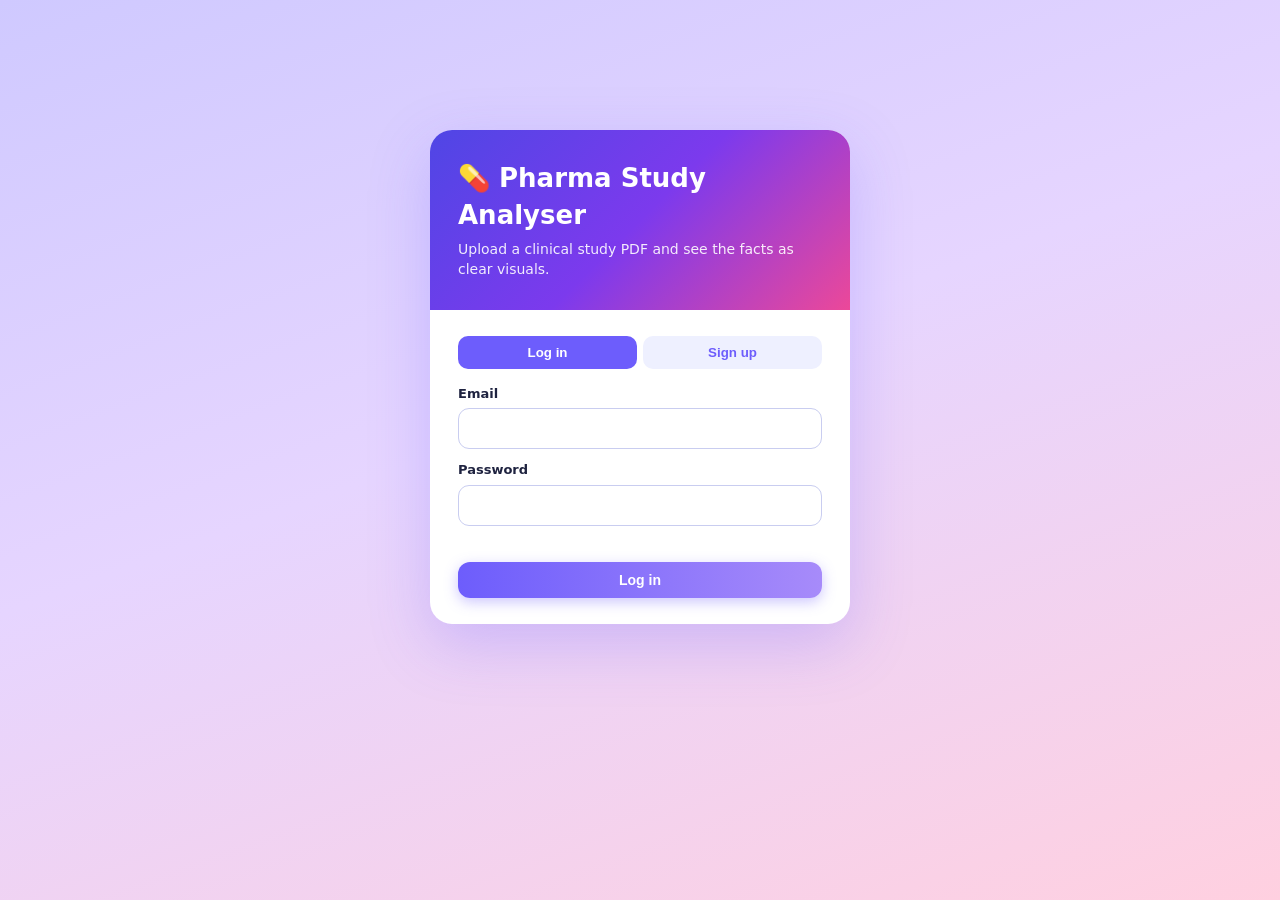
<file: frontend/index.html>
<!DOCTYPE html>
<html lang="en">
<head>
<meta charset="UTF-8">
<meta name="viewport" content="width=device-width, initial-scale=1">
<title>Pharma Study Analyser</title>
<link rel="stylesheet" href="style.css">
</head>
<body>
<header id="top" class="hidden">
  <div class="brand" onclick="go('home')"><span class="logo">💊</span> Pharma Study Analyser</div>
  <nav class="nav"><button class="btn ghost" onclick="go('home')">🏠 Studies</button><button class="btn ghost" onclick="go('marketing')">📣 Marketing</button><button class="btn ghost" onclick="go('medicine')">💊 Medicine</button></nav>
  <div class="who"><span id="whoami"></span><button class="btn ghost" onclick="logout()">Log out</button></div>
</header>
<main id="app"></main>
<div id="toast" class="toast hidden"></div>
<script src="app.js"></script>
</body>
</html>
</file>
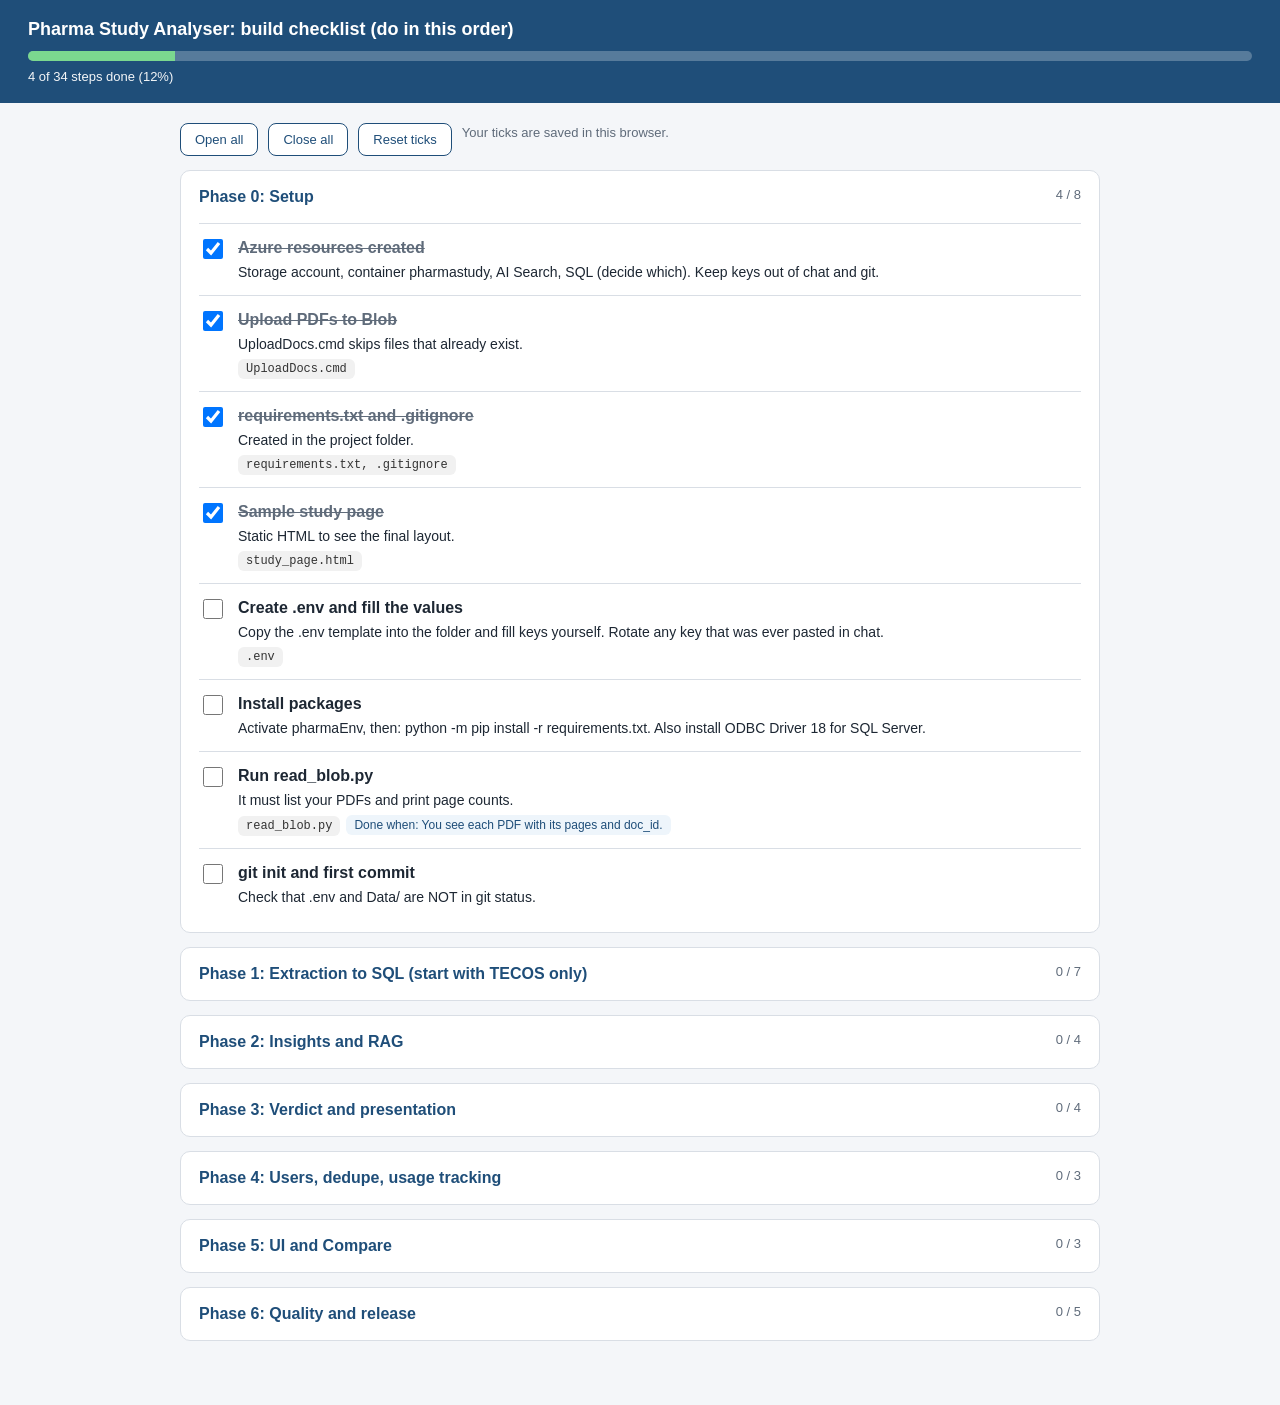
<file: Plan/build_checklist.html>
<!DOCTYPE html>
<html lang="en">
<head>
<meta charset="UTF-8">
<meta name="viewport" content="width=device-width, initial-scale=1">
<title>Pharma Study Analyser - Build checklist</title>
<style>
  :root { --navy:#1f4e79; --blue:#2e75b6; --bg:#f4f6f9; --line:#d9dee5; --text:#1d2733; --muted:#5f6b7a; --green:#2e7d32; }
  * { box-sizing: border-box; }
  body { margin:0; font-family: Segoe UI, Arial, sans-serif; background:var(--bg); color:var(--text); line-height:1.5; }
  header { background:var(--navy); color:#fff; padding:16px 28px; position:sticky; top:0; z-index:5; }
  header h1 { margin:0 0 8px; font-size:18px; }
  .bar { background:rgba(255,255,255,.25); border-radius:999px; height:10px; overflow:hidden; }
  .bar > div { background:#7bd88f; height:100%; width:0; transition:width .3s; }
  .count { font-size:13px; margin-top:6px; opacity:.95; }
  main { max-width:960px; margin:20px auto 60px; padding:0 20px; }
  details { background:#fff; border:1px solid var(--line); border-radius:10px; margin-bottom:14px; }
  summary { cursor:pointer; padding:14px 18px; font-weight:600; color:var(--navy); font-size:16px; list-style:none; display:flex; justify-content:space-between; }
  summary::-webkit-details-marker { display:none; }
  summary .ph { font-size:13px; color:var(--muted); font-weight:400; }
  .steps { padding:0 18px 12px; }
  .step { display:flex; gap:12px; padding:12px 0; border-top:1px solid var(--line); }
  .step input[type=checkbox] { width:20px; height:20px; margin-top:3px; flex:none; cursor:pointer; }
  .step .body { flex:1; }
  .step .t { font-weight:600; }
  .step.done .t { text-decoration:line-through; color:var(--muted); }
  .step .d { font-size:14px; color:var(--text); margin-top:2px; }
  .tag { display:inline-block; font-size:12px; background:#eef5fb; color:var(--navy); border-radius:6px; padding:1px 8px; margin:4px 6px 0 0; }
  .tag.file { background:#f1f1f1; color:#333; font-family: Consolas, monospace; }
  .tag.done { background:#e3f3e5; color:var(--green); }
  .tools { margin:14px 0; display:flex; gap:10px; }
  button { font:inherit; cursor:pointer; border:1px solid var(--navy); background:#fff; color:var(--navy); padding:6px 14px; border-radius:8px; font-size:13px; }
  .note { font-size:13px; color:var(--muted); }
</style>
</head>
<body>
<header>
  <h1>Pharma Study Analyser: build checklist (do in this order)</h1>
  <div class="bar"><div id="fill"></div></div>
  <div class="count" id="count"></div>
</header>

<main>
  <div class="tools">
    <button onclick="openAll(true)">Open all</button>
    <button onclick="openAll(false)">Close all</button>
    <button onclick="resetAll()">Reset ticks</button>
    <span class="note">Your ticks are saved in this browser.</span>
  </div>
  <div id="root"></div>
</main>

<script>
// done: true = already finished (pre-ticked). Edit this list as the project grows.
const PHASES = [
  { title: "Phase 0: Setup", steps: [
    { id: "az", done: true, t: "Azure resources created", d: "Storage account, container pharmastudy, AI Search, SQL (decide which). Keep keys out of chat and git.", file: "" },
    { id: "upload", done: true, t: "Upload PDFs to Blob", d: "UploadDocs.cmd skips files that already exist.", file: "UploadDocs.cmd" },
    { id: "req", done: true, t: "requirements.txt and .gitignore", d: "Created in the project folder.", file: "requirements.txt, .gitignore" },
    { id: "ui", done: true, t: "Sample study page", d: "Static HTML to see the final layout.", file: "study_page.html" },
    { id: "env", t: "Create .env and fill the values", d: "Copy the .env template into the folder and fill keys yourself. Rotate any key that was ever pasted in chat.", file: ".env" },
    { id: "pip", t: "Install packages", d: "Activate pharmaEnv, then: python -m pip install -r requirements.txt. Also install ODBC Driver 18 for SQL Server.", file: "" },
    { id: "blob", t: "Run read_blob.py", d: "It must list your PDFs and print page counts.", file: "read_blob.py", done_when: "You see each PDF with its pages and doc_id." },
    { id: "git", t: "git init and first commit", d: "Check that .env and Data/ are NOT in git status.", file: "" }
  ]},
  { title: "Phase 1: Extraction to SQL (start with TECOS only)", steps: [
    { id: "schema", t: "Write the extraction schema (Pydantic)", d: "Study header, arms, endpoints, results, subgroups, safety. Every value has source_page and 'Not reported' option.", file: "schema.py" },
    { id: "ddl", t: "Write the Azure SQL tables (DDL)", d: "documents, user_documents, studies, study_arms, endpoints, endpoint_results, subgroup_results, safety_events, insights, usage_events, model_prices.", file: "sql/create_tables.sql" },
    { id: "db", t: "Create tables and test a connection", d: "Use SQLAlchemy + pyodbc with the .env values. Insert one dummy row and read it back.", file: "db.py" },
    { id: "extract", t: "Extraction function", d: "Pages from read_blob.py go to ChatOpenAI with structured output. Return the Pydantic object.", file: "extract.py" },
    { id: "valid", t: "Validators", d: "Effect inside CI, percent = events / N, arms add up to total. A failed check sets a review flag, it does not stop saving.", file: "validators.py" },
    { id: "save", t: "Save extracted facts to SQL", d: "Use doc_id (SHA-256) so the same PDF is never processed twice.", file: "save.py" },
    { id: "tecos", t: "Check TECOS against the paper", d: "Compare every extracted field to the PDF by hand. Fix prompt or schema. This becomes your first golden example.", file: "golden/tecos.json", done_when: "All fields match or are flagged." }
  ]},
  { title: "Phase 2: Insights and RAG", steps: [
    { id: "chunk", t: "Chunk the PDF (parent-child) with metadata", d: "Keep doc_id, study_id and page in each chunk.", file: "chunking.py" },
    { id: "embed", t: "Embed and push chunks to Azure AI Search", d: "Create the index with vector + text fields and a doc_id filter.", file: "index_search.py" },
    { id: "insights", t: "5 insights with LangGraph (map-reduce)", d: "Map: read each section. Reduce: pick top 5 plus one summary. Each insight keeps its source.", file: "insights_graph.py" },
    { id: "rag", t: "RAG question answering", d: "Numbers from SQL, reasons from retrieved chunks, answers with citations. Refuse if the paper does not say.", file: "rag.py" }
  ]},
  { title: "Phase 3: Verdict and presentation", steps: [
    { id: "verdict", t: "Rule based verdict decider", d: "Superior, noninferior, inconclusive, inferior, plus a safety overlay. Rules read SQL numbers only.", file: "verdict.py" },
    { id: "templates", t: "Slide template per verdict", d: "One template for each verdict. Always show the reason for the verdict on a slide.", file: "templates/" },
    { id: "deck", t: "Deck generator (map-reduce) and export", d: "python-pptx first. MCP / Canva after that works.", file: "deck.py" },
    { id: "review", t: "Review status workflow", d: "extracted, reviewed, approved. Export is blocked until approved. Send to your doctor friends.", file: "review.py" }
  ]},
  { title: "Phase 4: Users, dedupe, usage tracking", steps: [
    { id: "dedupe", t: "Dedupe and user_documents", d: "Same content under another file name is only linked to the user. Delete by reference count.", file: "dedupe.py" },
    { id: "usage", t: "usage_events logging", d: "Uploads, failures, questions, input and output tokens, cost from model_prices.", file: "usage.py" },
    { id: "dash", t: "Usage and findings dashboard", d: "Read from SQL, show in the UI.", file: "dashboard.html" }
  ]},
  { title: "Phase 5: UI and Compare", steps: [
    { id: "api", t: "FastAPI backend", d: "Endpoints: upload, study page data, insights, ask, deck, compare.", file: "api.py" },
    { id: "wire", t: "Connect study_page.html to real data", d: "Replace sample values section by section: header, outcomes, subgroups, safety, insights, chat.", file: "" },
    { id: "compare", t: "Compare (only on button click)", d: "1 to 3 studies, comparability flags, 3 compare insights, max 3 extra slides, indirect comparison label.", file: "compare.py" }
  ]},
  { title: "Phase 6: Quality and release", steps: [
    { id: "golden", t: "Golden set of 10 to 15 studies", d: "Doctor-verified JSON in git. Add questions the paper cannot answer.", file: "golden/" },
    { id: "eval", t: "Evaluation run", d: "Field accuracy for extraction, hit rate and MRR for retrieval, faithfulness for answers.", file: "eval.py" },
    { id: "trace", t: "LangSmith and MLflow", d: "Trace every run. Save prompt and model version with each extraction.", file: "" },
    { id: "ci", t: "CI/CD", d: "GitHub Actions: tests, evaluation gate, deploy.", file: ".github/workflows/ci.yml" },
    { id: "polish", t: "README and GitHub polish", d: "Architecture diagram, screenshots, how to run, limits and compliance notes.", file: "README.md" }
  ]}
];

const KEY = "pharma_checklist_v1";
let state = {};
try { state = JSON.parse(localStorage.getItem(KEY) || "{}"); } catch (e) { state = {}; }

function save() { try { localStorage.setItem(KEY, JSON.stringify(state)); } catch (e) {} }
function isDone(s) { return (s.id in state) ? state[s.id] : !!s.done; }

function render() {
  const root = document.getElementById("root");
  let total = 0, done = 0, firstOpen = -1;
  root.innerHTML = "";
  PHASES.forEach((p, pi) => {
    const pDone = p.steps.filter(isDone).length;
    if (firstOpen < 0 && pDone < p.steps.length) firstOpen = pi;
  });
  PHASES.forEach((p, pi) => {
    const pDone = p.steps.filter(isDone).length;
    total += p.steps.length; done += pDone;
    const d = document.createElement("details");
    if (pi === firstOpen) d.open = true;
    d.innerHTML = '<summary><span>' + p.title + '</span><span class="ph">' + pDone + ' / ' + p.steps.length + '</span></summary><div class="steps"></div>';
    const box = d.querySelector(".steps");
    p.steps.forEach(s => {
      const ok = isDone(s);
      const el = document.createElement("div");
      el.className = "step" + (ok ? " done" : "");
      el.innerHTML = '<input type="checkbox"' + (ok ? " checked" : "") + '><div class="body"><div class="t"></div><div class="d"></div></div>';
      el.querySelector(".t").textContent = s.t;
      el.querySelector(".d").textContent = s.d;
      const body = el.querySelector(".body");
      if (s.file) body.insertAdjacentHTML("beforeend", '<span class="tag file">' + s.file + '</span>');
      if (s.done_when) body.insertAdjacentHTML("beforeend", '<span class="tag">Done when: ' + s.done_when + '</span>');
      el.querySelector("input").addEventListener("change", e => { state[s.id] = e.target.checked; save(); render(); });
      box.appendChild(el);
    });
    root.appendChild(d);
  });
  const pct = total ? Math.round(done * 100 / total) : 0;
  document.getElementById("fill").style.width = pct + "%";
  document.getElementById("count").textContent = done + " of " + total + " steps done (" + pct + "%)";
}
function openAll(v) { document.querySelectorAll("details").forEach(d => d.open = v); }
function resetAll() { state = {}; save(); render(); }
render();
</script>
</body>
</html>
</file>
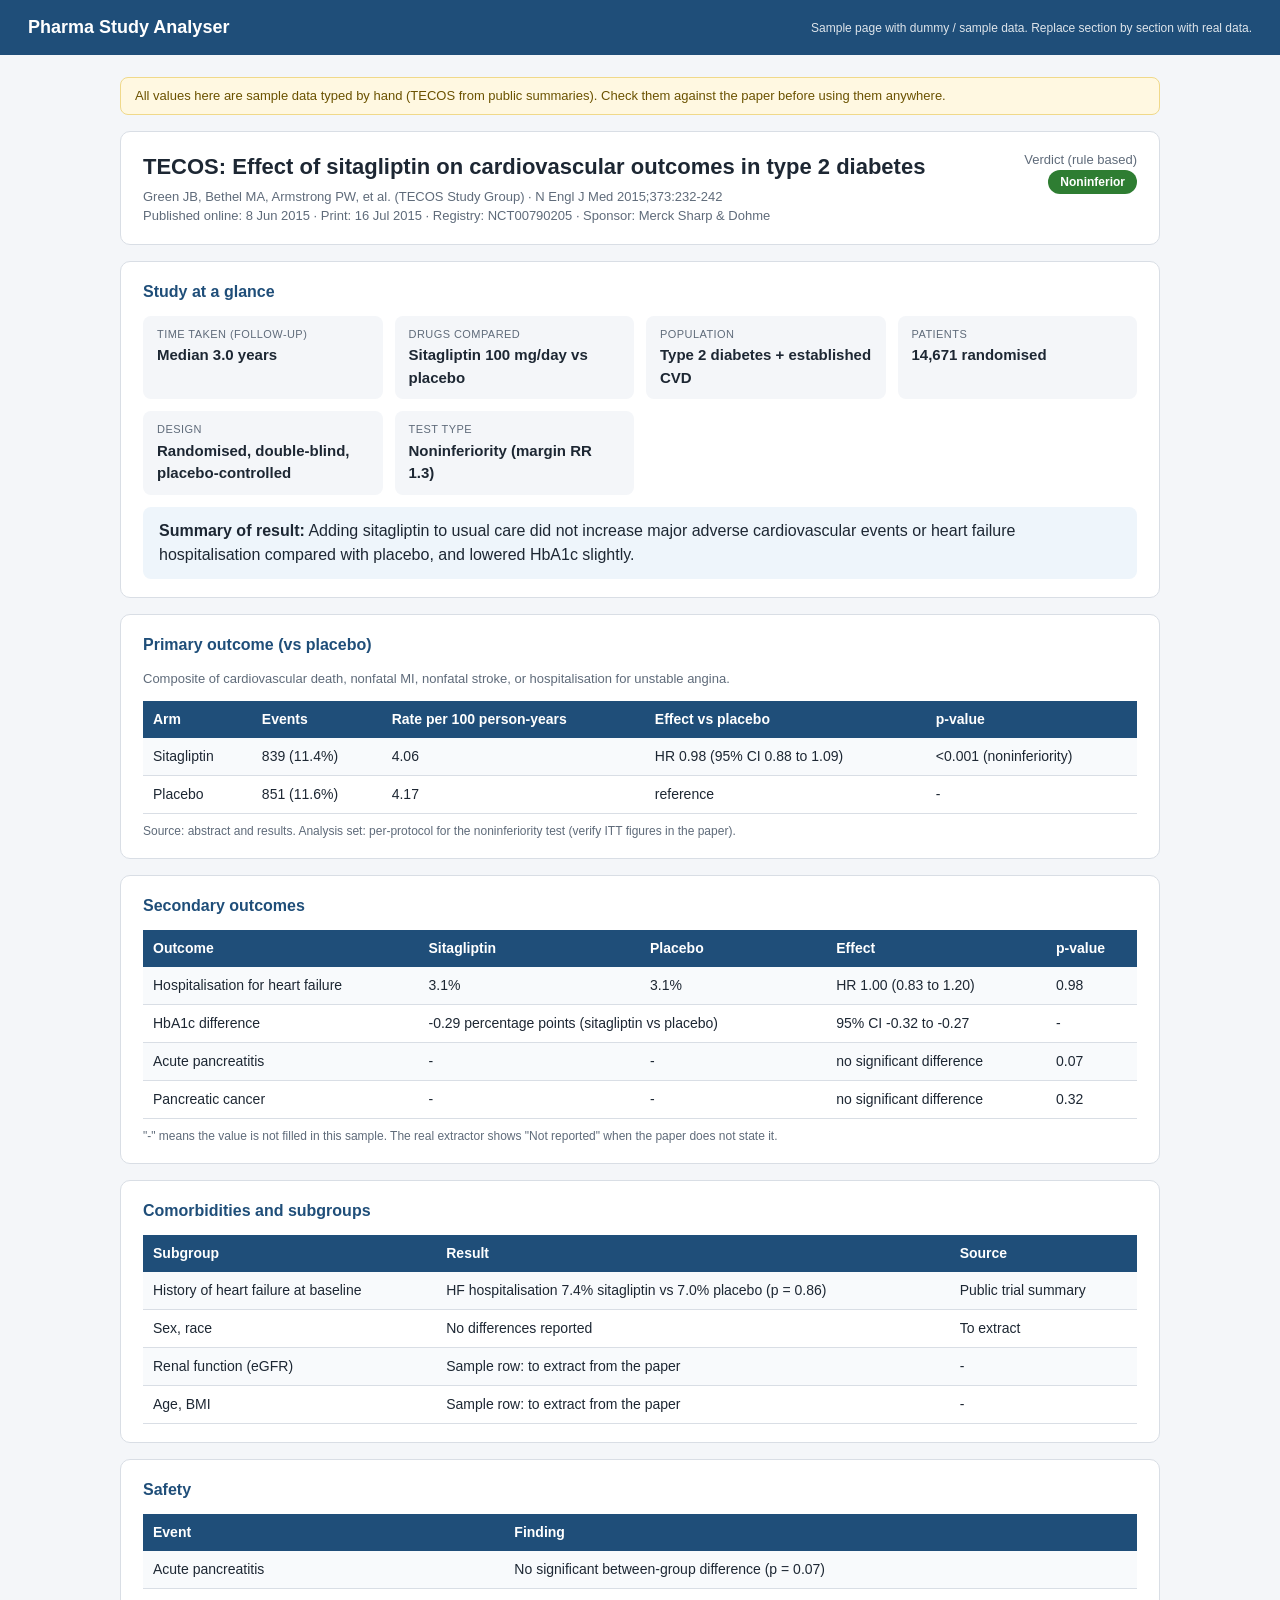
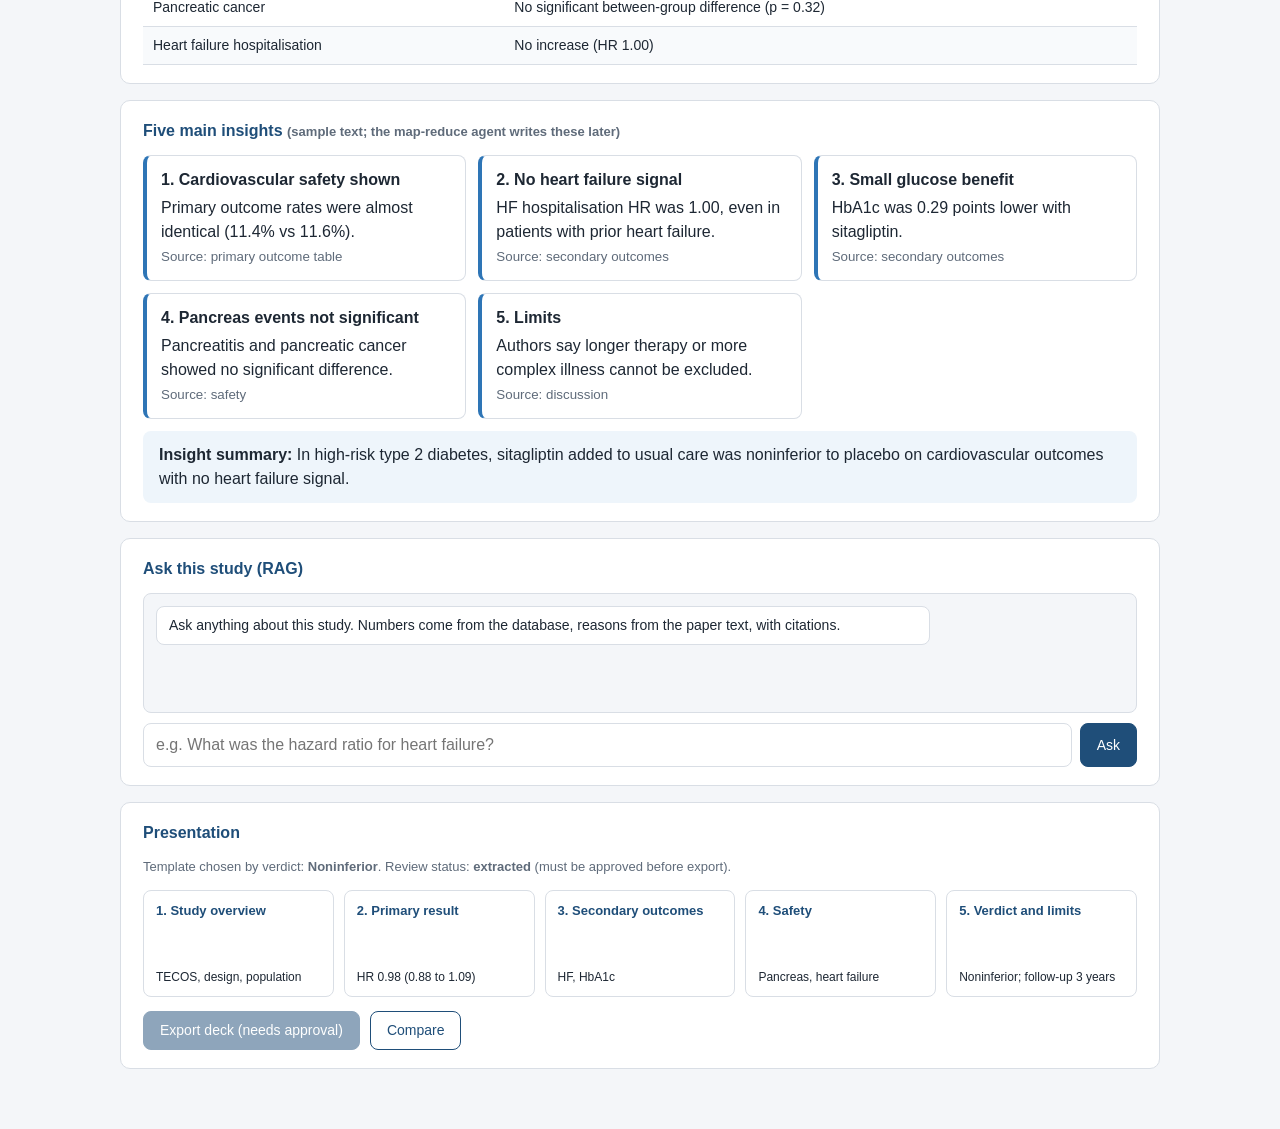
<file: Plan/study_page.html>
<!DOCTYPE html>
<html lang="en">
<head>
<meta charset="UTF-8">
<meta name="viewport" content="width=device-width, initial-scale=1">
<title>Pharma Study Analyser - Study page (sample)</title>
<style>
  :root {
    --navy: #1f4e79; --blue: #2e75b6; --bg: #f4f6f9; --card: #ffffff;
    --line: #d9dee5; --text: #1d2733; --muted: #5f6b7a;
    --green: #2e7d32; --amber: #b26a00; --red: #b3261e;
  }
  * { box-sizing: border-box; }
  body { margin: 0; font-family: Segoe UI, Arial, sans-serif; background: var(--bg); color: var(--text); line-height: 1.5; }
  header.top { background: var(--navy); color: #fff; padding: 14px 28px; display: flex; justify-content: space-between; align-items: center; }
  header.top h1 { font-size: 18px; margin: 0; font-weight: 600; }
  header.top span { font-size: 12px; opacity: .85; }
  main { max-width: 1080px; margin: 22px auto 60px; padding: 0 20px; }
  .banner { background: #fff8e1; border: 1px solid #f0d98a; color: #6b5200; padding: 8px 14px; border-radius: 8px; font-size: 13px; margin-bottom: 16px; }
  .card { background: var(--card); border: 1px solid var(--line); border-radius: 10px; padding: 18px 22px; margin-bottom: 16px; }
  .card h2 { margin: 0 0 12px; font-size: 16px; color: var(--navy); }
  .title-row { display: flex; justify-content: space-between; gap: 16px; flex-wrap: wrap; }
  .title-row h2.study { font-size: 22px; margin: 0 0 4px; color: var(--text); }
  .meta { color: var(--muted); font-size: 13px; }
  .grid { display: grid; grid-template-columns: repeat(auto-fit, minmax(200px, 1fr)); gap: 12px; }
  .kv { background: var(--bg); border-radius: 8px; padding: 10px 14px; }
  .kv .k { font-size: 11px; text-transform: uppercase; letter-spacing: .04em; color: var(--muted); }
  .kv .v { font-size: 15px; font-weight: 600; margin-top: 2px; }
  .badge { display: inline-block; padding: 3px 12px; border-radius: 999px; font-size: 12px; font-weight: 700; color: #fff; }
  .badge.green { background: var(--green); } .badge.amber { background: var(--amber); } .badge.red { background: var(--red); }
  .actions { display: flex; gap: 10px; align-items: flex-start; flex-wrap: wrap; }
  button { font: inherit; cursor: pointer; border: 1px solid var(--navy); background: var(--navy); color: #fff; padding: 8px 16px; border-radius: 8px; font-size: 14px; }
  button.secondary { background: #fff; color: var(--navy); }
  button:disabled { opacity: .5; cursor: not-allowed; }
  table { width: 100%; border-collapse: collapse; font-size: 14px; }
  th { background: var(--navy); color: #fff; text-align: left; padding: 8px 10px; font-weight: 600; }
  td { padding: 8px 10px; border-bottom: 1px solid var(--line); vertical-align: top; }
  tr:nth-child(even) td { background: #f8fafc; }
  .note { font-size: 12px; color: var(--muted); margin-top: 8px; }
  .insights { display: grid; grid-template-columns: repeat(auto-fit, minmax(300px, 1fr)); gap: 12px; }
  .insight { border: 1px solid var(--line); border-left: 4px solid var(--blue); border-radius: 8px; padding: 12px 14px; background: #fff; }
  .insight b { display: block; margin-bottom: 4px; }
  .insight small { color: var(--muted); }
  .summary-box { background: #eef5fb; border-radius: 8px; padding: 12px 16px; margin-top: 12px; }
  .chat { border: 1px solid var(--line); border-radius: 8px; padding: 12px; background: var(--bg); min-height: 120px; }
  .msg { padding: 8px 12px; border-radius: 8px; margin-bottom: 8px; max-width: 80%; font-size: 14px; }
  .msg.user { background: var(--navy); color: #fff; margin-left: auto; }
  .msg.bot { background: #fff; border: 1px solid var(--line); }
  .chat-input { display: flex; gap: 8px; margin-top: 10px; }
  .chat-input input { flex: 1; padding: 9px 12px; border: 1px solid var(--line); border-radius: 8px; font: inherit; }
  .slides { display: grid; grid-template-columns: repeat(auto-fit, minmax(190px, 1fr)); gap: 10px; }
  .slide { aspect-ratio: 16/9; border: 1px solid var(--line); border-radius: 8px; background: #fff; padding: 10px 12px; font-size: 12px; display: flex; flex-direction: column; justify-content: space-between; }
  .slide .t { font-weight: 700; color: var(--navy); font-size: 13px; }
  .slide.extra { border-color: var(--amber); background: #fffaf0; }
  #comparePanel { display: none; border: 2px dashed var(--blue); }
  .pick { display: flex; gap: 18px; flex-wrap: wrap; margin: 6px 0 12px; }
  .pick label { display: flex; gap: 6px; align-items: center; font-size: 14px; }
  .flag { color: var(--amber); font-weight: 600; font-size: 13px; }
  #compareResult { display: none; margin-top: 14px; }
  .label-warn { background: #fdeceb; color: var(--red); border-radius: 6px; padding: 6px 10px; font-size: 13px; font-weight: 600; margin-bottom: 10px; }
</style>
</head>
<body>

<header class="top">
  <h1>Pharma Study Analyser</h1>
  <span>Sample page with dummy / sample data. Replace section by section with real data.</span>
</header>

<main>
  <div class="banner">All values here are sample data typed by hand (TECOS from public summaries). Check them against the paper before using them anywhere.</div>

  <!-- 1. STUDY HEADER -->
  <section class="card" id="header">
    <div class="title-row">
      <div>
        <h2 class="study">TECOS: Effect of sitagliptin on cardiovascular outcomes in type 2 diabetes</h2>
        <div class="meta">Green JB, Bethel MA, Armstrong PW, et al. (TECOS Study Group) &middot; N Engl J Med 2015;373:232-242</div>
        <div class="meta">Published online: 8 Jun 2015 &middot; Print: 16 Jul 2015 &middot; Registry: NCT00790205 &middot; Sponsor: Merck Sharp &amp; Dohme</div>
      </div>
      <div style="text-align:right">
        <div class="meta">Verdict (rule based)</div>
        <span class="badge green">Noninferior</span>
      </div>
    </div>
  </section>

  <!-- 2. TIME / DRUGS -->
  <section class="card" id="basics">
    <h2>Study at a glance</h2>
    <div class="grid">
      <div class="kv"><div class="k">Time taken (follow-up)</div><div class="v">Median 3.0 years</div></div>
      <div class="kv"><div class="k">Drugs compared</div><div class="v">Sitagliptin 100 mg/day vs placebo</div></div>
      <div class="kv"><div class="k">Population</div><div class="v">Type 2 diabetes + established CVD</div></div>
      <div class="kv"><div class="k">Patients</div><div class="v">14,671 randomised</div></div>
      <div class="kv"><div class="k">Design</div><div class="v">Randomised, double-blind, placebo-controlled</div></div>
      <div class="kv"><div class="k">Test type</div><div class="v">Noninferiority (margin RR 1.3)</div></div>
    </div>
    <div class="summary-box"><b>Summary of result:</b> Adding sitagliptin to usual care did not increase major adverse cardiovascular events or heart failure hospitalisation compared with placebo, and lowered HbA1c slightly.</div>
  </section>

  <!-- 3. PRIMARY OUTCOME -->
  <section class="card" id="primary">
    <h2>Primary outcome (vs placebo)</h2>
    <p class="meta" style="margin-top:0">Composite of cardiovascular death, nonfatal MI, nonfatal stroke, or hospitalisation for unstable angina.</p>
    <table>
      <tr><th>Arm</th><th>Events</th><th>Rate per 100 person-years</th><th>Effect vs placebo</th><th>p-value</th></tr>
      <tr><td>Sitagliptin</td><td>839 (11.4%)</td><td>4.06</td><td>HR 0.98 (95% CI 0.88 to 1.09)</td><td>&lt;0.001 (noninferiority)</td></tr>
      <tr><td>Placebo</td><td>851 (11.6%)</td><td>4.17</td><td>reference</td><td>-</td></tr>
    </table>
    <div class="note">Source: abstract and results. Analysis set: per-protocol for the noninferiority test (verify ITT figures in the paper).</div>
  </section>

  <!-- 4. SECONDARY OUTCOMES -->
  <section class="card" id="secondary">
    <h2>Secondary outcomes</h2>
    <table>
      <tr><th>Outcome</th><th>Sitagliptin</th><th>Placebo</th><th>Effect</th><th>p-value</th></tr>
      <tr><td>Hospitalisation for heart failure</td><td>3.1%</td><td>3.1%</td><td>HR 1.00 (0.83 to 1.20)</td><td>0.98</td></tr>
      <tr><td>HbA1c difference</td><td colspan="2">-0.29 percentage points (sitagliptin vs placebo)</td><td>95% CI -0.32 to -0.27</td><td>-</td></tr>
      <tr><td>Acute pancreatitis</td><td>-</td><td>-</td><td>no significant difference</td><td>0.07</td></tr>
      <tr><td>Pancreatic cancer</td><td>-</td><td>-</td><td>no significant difference</td><td>0.32</td></tr>
    </table>
    <div class="note">"-" means the value is not filled in this sample. The real extractor shows "Not reported" when the paper does not state it.</div>
  </section>

  <!-- 5. COMORBIDITIES -->
  <section class="card" id="subgroups">
    <h2>Comorbidities and subgroups</h2>
    <table>
      <tr><th>Subgroup</th><th>Result</th><th>Source</th></tr>
      <tr><td>History of heart failure at baseline</td><td>HF hospitalisation 7.4% sitagliptin vs 7.0% placebo (p = 0.86)</td><td>Public trial summary</td></tr>
      <tr><td>Sex, race</td><td>No differences reported</td><td>To extract</td></tr>
      <tr><td>Renal function (eGFR)</td><td>Sample row: to extract from the paper</td><td>-</td></tr>
      <tr><td>Age, BMI</td><td>Sample row: to extract from the paper</td><td>-</td></tr>
    </table>
  </section>

  <!-- 6. SAFETY -->
  <section class="card" id="safety">
    <h2>Safety</h2>
    <table>
      <tr><th>Event</th><th>Finding</th></tr>
      <tr><td>Acute pancreatitis</td><td>No significant between-group difference (p = 0.07)</td></tr>
      <tr><td>Pancreatic cancer</td><td>No significant between-group difference (p = 0.32)</td></tr>
      <tr><td>Heart failure hospitalisation</td><td>No increase (HR 1.00)</td></tr>
    </table>
  </section>

  <!-- 7. FIVE INSIGHTS -->
  <section class="card" id="insights">
    <h2>Five main insights <span class="meta">(sample text; the map-reduce agent writes these later)</span></h2>
    <div class="insights">
      <div class="insight"><b>1. Cardiovascular safety shown</b>Primary outcome rates were almost identical (11.4% vs 11.6%).<br><small>Source: primary outcome table</small></div>
      <div class="insight"><b>2. No heart failure signal</b>HF hospitalisation HR was 1.00, even in patients with prior heart failure.<br><small>Source: secondary outcomes</small></div>
      <div class="insight"><b>3. Small glucose benefit</b>HbA1c was 0.29 points lower with sitagliptin.<br><small>Source: secondary outcomes</small></div>
      <div class="insight"><b>4. Pancreas events not significant</b>Pancreatitis and pancreatic cancer showed no significant difference.<br><small>Source: safety</small></div>
      <div class="insight"><b>5. Limits</b>Authors say longer therapy or more complex illness cannot be excluded.<br><small>Source: discussion</small></div>
    </div>
    <div class="summary-box"><b>Insight summary:</b> In high-risk type 2 diabetes, sitagliptin added to usual care was noninferior to placebo on cardiovascular outcomes with no heart failure signal.</div>
  </section>

  <!-- 8. ASK THIS STUDY -->
  <section class="card" id="chat">
    <h2>Ask this study (RAG)</h2>
    <div class="chat" id="chatBox">
      <div class="msg bot">Ask anything about this study. Numbers come from the database, reasons from the paper text, with citations.</div>
    </div>
    <div class="chat-input">
      <input id="chatInput" placeholder="e.g. What was the hazard ratio for heart failure?">
      <button onclick="sendChat()">Ask</button>
    </div>
  </section>

  <!-- 9. PRESENTATION + COMPARE BUTTON -->
  <section class="card" id="deck">
    <h2>Presentation</h2>
    <p class="meta" style="margin-top:0">Template chosen by verdict: <b>Noninferior</b>. Review status: <b>extracted</b> (must be approved before export).</p>
    <div class="slides" id="baseSlides">
      <div class="slide"><span class="t">1. Study overview</span><span>TECOS, design, population</span></div>
      <div class="slide"><span class="t">2. Primary result</span><span>HR 0.98 (0.88 to 1.09)</span></div>
      <div class="slide"><span class="t">3. Secondary outcomes</span><span>HF, HbA1c</span></div>
      <div class="slide"><span class="t">4. Safety</span><span>Pancreas, heart failure</span></div>
      <div class="slide"><span class="t">5. Verdict and limits</span><span>Noninferior; follow-up 3 years</span></div>
    </div>
    <div class="actions" style="margin-top:14px">
      <button disabled title="Enabled after review approval">Export deck (needs approval)</button>
      <button class="secondary" onclick="toggleCompare()">Compare</button>
    </div>
  </section>

  <!-- 10. COMPARE (only after click) -->
  <section class="card" id="comparePanel">
    <h2>Compare: TECOS (mother study) vs other studies</h2>
    <div class="meta">Choose 1 to 3 studies from the database.</div>
    <div class="pick">
      <label><input type="checkbox" class="cmp" value="examine"> EXAMINE (alogliptin)</label>
      <label><input type="checkbox" class="cmp" value="savor"> SAVOR-TIMI 53 (saxagliptin)</label>
      <label><input type="checkbox" class="cmp" value="carmelina"> CARMELINA (linagliptin)</label>
    </div>
    <button onclick="runCompare()">Run compare</button>

    <div id="compareResult">
      <div class="label-warn">Indirect comparison, not head to head. Each study tested its drug against placebo separately.</div>
      <div id="flags"></div>
      <h3 style="color:var(--navy);font-size:15px">Side by side</h3>
      <div id="cmpTable"></div>

      <h3 style="color:var(--navy);font-size:15px">3 compare insights (sample text)</h3>
      <div class="insights">
        <div class="insight"><b>1. Same primary result pattern</b>Studies with a CV primary outcome showed HRs close to 1.0 versus placebo.</div>
        <div class="insight"><b>2. Heart failure differs</b>Saxagliptin showed more HF hospitalisation (HR 1.27); sitagliptin did not (HR 1.00).</div>
        <div class="insight"><b>3. Populations differ</b>EXAMINE enrolled recent acute coronary syndrome; CARMELINA enrolled high renal risk.</div>
      </div>

      <h3 style="color:var(--navy);font-size:15px">Max 3 extra slides added to the deck</h3>
      <div class="slides">
        <div class="slide extra"><span class="t">6. Endpoints side by side</span><span>Primary HR and CI per study</span></div>
        <div class="slide extra"><span class="t">7. Efficacy and safety difference</span><span>HbA1c, HF, pancreatitis</span></div>
        <div class="slide extra"><span class="t">8. Population and design difference</span><span>Follow-up, enrolment, margin</span></div>
      </div>
    </div>
  </section>
</main>

<script>
  // Sample data typed from public trial summaries. Verify against each paper.
  const STUDIES = {
    tecos:     { name: "TECOS",     drug: "Sitagliptin", n: "14,671", pop: "T2DM + established CVD",  fu: "3.0 y (median)", primary: "HR 0.98 (0.88 to 1.09)", hf: "HR 1.00 (0.83 to 1.20)", test: "Noninferiority" },
    examine:   { name: "EXAMINE",   drug: "Alogliptin",  n: "5,380",  pop: "T2DM + recent ACS",       fu: "18 mo (median)", primary: "HR 0.96 (upper bound 1.16)", hf: "see paper", test: "Noninferiority" },
    savor:     { name: "SAVOR-TIMI 53", drug: "Saxagliptin", n: "16,492", pop: "T2DM + CVD or risk factors", fu: "2.1 y (median)", primary: "HR 1.00 (0.89 to 1.12)", hf: "3.5% vs 2.8%, HR 1.27 (p = 0.007)", test: "Noninferiority + superiority" },
    carmelina: { name: "CARMELINA", drug: "Linagliptin", n: "6,979",  pop: "T2DM + high CV and renal risk", fu: "2.2 y (median)", primary: "HR 1.02 (0.89 to 1.17)", hf: "see paper", test: "Noninferiority" }
  };

  function toggleCompare() {
    const p = document.getElementById("comparePanel");
    p.style.display = (p.style.display === "block") ? "none" : "block";
    if (p.style.display === "block") p.scrollIntoView({ behavior: "smooth" });
  }

  function runCompare() {
    const picked = [...document.querySelectorAll(".cmp:checked")].map(c => c.value);
    if (picked.length < 1) { alert("Pick at least 1 study."); return; }
    if (picked.length > 3) { alert("Pick at most 3 studies."); return; }
    const ids = ["tecos", ...picked];
    const rows = [
      ["Drug", "drug"], ["Patients", "n"], ["Population", "pop"], ["Follow-up", "fu"],
      ["Primary outcome", "primary"], ["Heart failure hosp.", "hf"], ["Test type", "test"]
    ];
    let html = "<table><tr><th>Field</th>" + ids.map(i => "<th>" + STUDIES[i].name + "</th>").join("") + "</tr>";
    rows.forEach(r => {
      html += "<tr><td><b>" + r[0] + "</b></td>" + ids.map(i => "<td>" + STUDIES[i][r[1]] + "</td>").join("") + "</tr>";
    });
    html += "</table>";
    document.getElementById("cmpTable").innerHTML = html;

    const pops = new Set(ids.map(i => STUDIES[i].pop));
    document.getElementById("flags").innerHTML = pops.size > 1
      ? '<div class="flag">Flag: populations differ across these studies, so differences may not be due to the drug alone.</div>'
      : "";
    document.getElementById("compareResult").style.display = "block";
  }

  function sendChat() {
    const input = document.getElementById("chatInput");
    const q = input.value.trim();
    if (!q) return;
    const box = document.getElementById("chatBox");
    box.insertAdjacentHTML("beforeend", '<div class="msg user"></div>');
    box.lastElementChild.textContent = q;
    box.insertAdjacentHTML("beforeend", '<div class="msg bot">Sample reply. The RAG answer with citations will appear here once the backend is connected.</div>');
    input.value = "";
    box.scrollTop = box.scrollHeight;
  }
  document.getElementById("chatInput").addEventListener("keydown", e => { if (e.key === "Enter") sendChat(); });
</script>
</body>
</html>
</file>
<file: frontend/style.css>
:root{
  --bg:#f4f5ff; --card:#fff; --ink:#1f2340; --muted:#6b7090; --line:#e6e8f5;
  --main:#6d5dfc; --main2:#a78bfa; --plc:#ff7a59; --cmp:#14b8a6;
  --good:#16a34a; --bad:#e11d48; --warn:#f59e0b; --neutral:#64748b;
  --r:16px; --shadow:0 6px 22px rgba(80,70,200,.10);
}
*{box-sizing:border-box}
body{margin:0;font-family:Inter,system-ui,Segoe UI,Roboto,sans-serif;background:var(--bg);color:var(--ink);line-height:1.45}
.hidden{display:none!important}
header{display:flex;justify-content:space-between;align-items:center;padding:14px 28px;background:linear-gradient(90deg,#4f46e5,#7c3aed 55%,#ec4899);color:#fff;position:sticky;top:0;z-index:5;box-shadow:0 4px 16px rgba(79,70,229,.3)}
.brand{font-weight:800;font-size:19px;cursor:pointer;letter-spacing:.2px}
.logo{margin-right:6px}
.who{display:flex;gap:12px;align-items:center;font-size:14px}
main{max-width:1150px;margin:0 auto;padding:26px 20px 70px}
.btn{border:0;border-radius:12px;padding:10px 18px;font-weight:700;cursor:pointer;color:#fff;background:linear-gradient(90deg,var(--main),var(--main2));box-shadow:0 4px 14px rgba(109,93,252,.35);font-size:14px}
.btn:hover{filter:brightness(1.07)}
.btn.ghost{background:rgba(255,255,255,.18);box-shadow:none}
.btn.light{background:#fff;color:var(--main);box-shadow:0 2px 8px rgba(0,0,0,.08)}
.btn.danger{background:#fff;color:var(--bad);box-shadow:none;border:1px solid #fecdd3;padding:6px 12px}
.card{background:var(--card);border-radius:var(--r);box-shadow:var(--shadow);padding:22px;margin-bottom:20px}
h2{margin:0 0 14px;font-size:20px} h3{margin:0 0 10px;font-size:16px}
.muted{color:var(--muted);font-size:13px}

/* auth */
.auth-wrap{min-height:78vh;display:grid;place-items:center}
.auth{width:100%;max-width:420px;background:#fff;border-radius:22px;box-shadow:0 20px 60px rgba(109,93,252,.25);overflow:hidden}
.auth .banner{background:linear-gradient(135deg,#4f46e5,#7c3aed 50%,#ec4899);color:#fff;padding:30px 28px}
.auth .banner h1{margin:0 0 4px;font-size:26px} .auth .banner p{margin:0;opacity:.9;font-size:14px}
.auth form{padding:26px 28px}
.tabs2{display:flex;gap:6px;margin-bottom:16px}
.tabs2 button{flex:1;border:0;padding:9px;border-radius:10px;background:#eef0ff;color:var(--main);font-weight:700;cursor:pointer}
.tabs2 button.on{background:var(--main);color:#fff}
label{display:block;font-size:13px;font-weight:600;margin:12px 0 5px}
input[type=email],input[type=password],input[type=text]{width:100%;padding:11px 13px;border:1.5px solid var(--line);border-radius:11px;font-size:15px}
input:focus{outline:none;border-color:var(--main)}
.err{color:var(--bad);font-size:13px;margin-top:10px;min-height:18px}

/* home */
.drop{border:2.5px dashed #c4b5fd;border-radius:20px;padding:34px;text-align:center;background:linear-gradient(135deg,#faf5ff,#eef2ff);cursor:pointer;transition:.2s}
.drop:hover,.drop.over{background:#ede9fe;border-color:var(--main)}
.drop .big{font-size:42px}
.grid{display:grid;grid-template-columns:repeat(auto-fill,minmax(300px,1fr));gap:16px}
.scard{background:#fff;border-radius:var(--r);box-shadow:var(--shadow);padding:18px;cursor:pointer;border-top:5px solid var(--main);transition:.15s;position:relative}
.scard:nth-child(3n+2){border-top-color:var(--plc)} .scard:nth-child(3n){border-top-color:var(--cmp)}
.scard:hover{transform:translateY(-3px)}
.scard .acr{font-size:24px;font-weight:800}
.scard .nm{font-size:13px;color:var(--muted);margin:4px 0 12px;display:-webkit-box;-webkit-line-clamp:2;-webkit-box-orient:vertical;overflow:hidden}
.chip{display:inline-block;padding:3px 10px;border-radius:999px;font-size:12px;font-weight:700;margin:0 6px 6px 0;background:#eef0ff;color:var(--main)}
.chip.good{background:#dcfce7;color:#15803d}.chip.bad{background:#ffe4e6;color:#be123c}
.chip.warn{background:#fef3c7;color:#b45309}.chip.neutral{background:#e2e8f0;color:#475569}
.chip.plc{background:#ffe9e2;color:#d9480f}.chip.cmp{background:#d1fae5;color:#0f766e}
.spinner{display:inline-block;width:18px;height:18px;border:3px solid #ddd;border-top-color:var(--main);border-radius:50%;animation:sp .8s linear infinite;vertical-align:middle;margin-right:8px}
@keyframes sp{to{transform:rotate(360deg)}}

/* study */
.hero{background:linear-gradient(135deg,#4f46e5,#7c3aed 55%,#ec4899);color:#fff;border-radius:22px;padding:26px 28px;margin-bottom:20px;box-shadow:0 14px 40px rgba(109,93,252,.35)}
.hero .acr{font-size:34px;font-weight:900;letter-spacing:.5px}
.hero .nm{opacity:.92;margin:4px 0 14px}
.hero .chip{background:rgba(255,255,255,.2);color:#fff}
.verdict{display:flex;gap:14px;align-items:center;border-radius:16px;padding:16px 20px;margin-bottom:20px;color:#fff}
.verdict.good{background:linear-gradient(90deg,#16a34a,#22c55e)}.verdict.bad{background:linear-gradient(90deg,#e11d48,#fb7185)}
.verdict.warn{background:linear-gradient(90deg,#f59e0b,#fbbf24)}.verdict.neutral{background:linear-gradient(90deg,#475569,#64748b)}
.verdict .ico{font-size:34px}.verdict b{font-size:19px}
.tiles{display:grid;grid-template-columns:repeat(auto-fit,minmax(170px,1fr));gap:14px;margin-bottom:20px}
.tile{border-radius:16px;padding:16px 18px;color:#fff}
.tile .v{font-size:28px;font-weight:900}.tile .l{font-size:12px;opacity:.9;text-transform:uppercase;letter-spacing:.6px}
.t1{background:linear-gradient(135deg,#6d5dfc,#8b7bff)}.t2{background:linear-gradient(135deg,#ff7a59,#ffa26b)}
.t3{background:linear-gradient(135deg,#14b8a6,#34d3c0)}.t4{background:linear-gradient(135deg,#ec4899,#f472b6)}
.nav{display:flex;gap:8px;flex-wrap:wrap;margin-bottom:18px}
.nav button{border:0;border-radius:999px;padding:9px 18px;font-weight:700;background:#fff;color:var(--main);cursor:pointer;box-shadow:var(--shadow)}
.nav button.on{background:var(--main);color:#fff}
.arms{display:grid;grid-template-columns:repeat(auto-fit,minmax(300px,1fr));gap:16px}
.arm{border-radius:var(--r);padding:20px;color:#fff}
.arm.main_drug{background:linear-gradient(135deg,#5b4bf0,#8b7bff)}
.arm.placebo{background:linear-gradient(135deg,#ff6b45,#ff9a72)}
.arm.comparator{background:linear-gradient(135deg,#0d9488,#2dd4bf)}
.arm .role{font-size:11px;text-transform:uppercase;letter-spacing:1px;opacity:.85}
.arm .an{font-size:22px;font-weight:800}.arm .dose{font-size:13px;opacity:.92;margin:4px 0 12px}
.arm .nn{font-size:34px;font-weight:900}
.kv{display:grid;grid-template-columns:200px 1fr;gap:8px 14px;font-size:14px}
.kv div:nth-child(odd){color:var(--muted);font-weight:600}
table{width:100%;border-collapse:collapse;font-size:13.5px}
th{background:#f1f2ff;text-align:left;padding:9px 10px;font-size:12px;text-transform:uppercase;letter-spacing:.5px;color:var(--muted)}
td{padding:9px 10px;border-bottom:1px solid var(--line);vertical-align:top}
.legend{display:flex;gap:16px;font-size:13px;margin:0 0 12px;flex-wrap:wrap}
.dot{display:inline-block;width:12px;height:12px;border-radius:4px;margin-right:6px;vertical-align:-1px}
.pbar{margin:0 0 14px}
.pbar .t{font-size:13.5px;font-weight:600;margin-bottom:4px}
.pbar .row{display:flex;align-items:center;gap:8px;margin:2px 0}
.pbar .row .lab{width:78px;font-size:11.5px;color:var(--muted);text-align:right;overflow:hidden;text-overflow:ellipsis;white-space:nowrap}
.pbar .track{flex:1;background:#f1f2ff;border-radius:8px;height:16px;overflow:hidden}
.pbar .fill{height:100%;border-radius:8px;min-width:2px}
.pbar .val{width:62px;font-size:12px;font-weight:700}
.seg{display:flex;gap:6px;margin-bottom:14px}
.seg button{border:1.5px solid var(--line);background:#fff;border-radius:999px;padding:6px 14px;font-weight:700;cursor:pointer;color:var(--muted)}
.seg button.on{background:var(--main);color:#fff;border-color:var(--main)}
ul.list{margin:0;padding-left:20px} ul.list li{margin:4px 0}
.two{display:grid;grid-template-columns:1fr 1fr;gap:16px}
@media(max-width:760px){.two{grid-template-columns:1fr}.kv{grid-template-columns:1fr}}
.back{margin-bottom:14px;display:inline-block;cursor:pointer;color:var(--main);font-weight:700}
.toast{position:fixed;bottom:22px;left:50%;transform:translateX(-50%);background:#1f2340;color:#fff;padding:12px 22px;border-radius:12px;z-index:20;box-shadow:0 8px 24px rgba(0,0,0,.3)}
svg text{font-family:inherit}

/* ===== bolder theme (stronger colours) ===== */
:root{--bg:#d8d4ff;--line:#c9cdf0;--muted:#4b5078}
body{background:linear-gradient(160deg,#cfc9ff 0%,#e6d5ff 45%,#ffd0e0 100%) fixed;min-height:100vh}
.card{border-top:7px solid var(--main);box-shadow:0 8px 26px rgba(79,70,229,.22)}
.card:nth-of-type(3n+2){border-top-color:var(--plc)} .card:nth-of-type(3n){border-top-color:var(--cmp)}
h2{color:#2a1f8f}
.chip{background:var(--main);color:#fff}
.chip.good{background:#16a34a;color:#fff}.chip.bad{background:#e11d48;color:#fff}
.chip.warn{background:#f59e0b;color:#3b2300}.chip.neutral{background:#64748b;color:#fff}
.chip.plc{background:#ff6b45;color:#fff}.chip.cmp{background:#0d9488;color:#fff}
.hero .chip{background:rgba(255,255,255,.28);color:#fff}
.nav button{background:#fff;color:var(--main);border:2px solid var(--main);box-shadow:none}
.nav button.on{background:linear-gradient(90deg,#4f46e5,#7c3aed);color:#fff;border-color:transparent;box-shadow:0 6px 16px rgba(79,70,229,.4)}
.seg button{border:2px solid var(--main);color:var(--main)} .seg button.on{background:var(--main);color:#fff}
th{background:linear-gradient(90deg,#4f46e5,#7c3aed);color:#fff}
.pbar .track{background:#d3d7f6;height:20px}.pbar .fill{box-shadow:inset 0 -3px 0 rgba(0,0,0,.12)}
.pbar .val{font-size:13px;width:70px}
.scard{border-top-width:8px;box-shadow:0 8px 24px rgba(79,70,229,.25)}
.drop{background:linear-gradient(135deg,#ede9fe,#dbeafe);border-color:#7c3aed}
.btn.light{background:#fff;color:#4f46e5;border:2px solid #4f46e5}
.kv div:nth-child(odd){color:#3b4170}
.tile{box-shadow:0 8px 20px rgba(0,0,0,.18)}

/* ===== chat ===== */
.msgs{max-height:430px;overflow:auto;display:flex;flex-direction:column;gap:10px;padding:6px 2px 12px}
.b{max-width:82%;padding:11px 15px;border-radius:16px;font-size:14.5px}
.b.user{align-self:flex-end;background:linear-gradient(90deg,#4f46e5,#7c3aed);color:#fff;border-bottom-right-radius:4px}
.b.bot{align-self:flex-start;background:#eef0ff;border:1.5px solid #c9cdf0;border-bottom-left-radius:4px}
.b .src{margin-top:8px}
.asks{margin:8px 0 12px}
.chip.ask{cursor:pointer;border:0;font-family:inherit}
.chip.ask:hover{filter:brightness(1.12)}
.cform{display:flex;gap:10px}
.cform input{flex:1}

/* ===== two-column layout (content | chat) ===== */
main{max-width:1500px}
.split{display:grid;grid-template-columns:minmax(0,1fr) 410px;gap:20px;align-items:start}
.side{position:sticky;top:76px}
.chatbox{padding:18px;margin-bottom:0}
.chead{display:flex;justify-content:space-between;align-items:center}
.chead h3{margin:0;color:#2a1f8f;font-size:17px}
.msgs{height:clamp(220px,calc(100vh - 560px),440px);overflow:auto}
.b{max-width:92%}
.cform input{min-width:0}
.pick{display:flex;flex-wrap:wrap;gap:6px;margin:0 0 10px}
.pk{display:inline-flex;align-items:center;gap:5px;margin:0;padding:4px 11px;border-radius:999px;border:2px solid var(--main);font-size:12.5px;font-weight:700;cursor:pointer;color:var(--main);background:#fff}
.pk.on{background:var(--main);color:#fff}
.pk input{display:none}
@media(max-width:1100px){.split{grid-template-columns:1fr}.side{position:static}.msgs{height:340px}}

/* ===== buckets ===== */
.bbar{display:flex;flex-wrap:wrap;gap:8px;align-items:center;margin:0 0 16px}
.bk{border:2px solid var(--main);background:#fff;color:var(--main);border-radius:999px;padding:7px 15px;font-weight:700;cursor:pointer;font-size:13.5px;font-family:inherit}
.bk i{font-style:normal;background:var(--main);color:#fff;border-radius:999px;padding:1px 8px;margin-left:4px;font-size:12px}
.bk.on{background:linear-gradient(90deg,#4f46e5,#7c3aed);color:#fff;border-color:transparent;box-shadow:0 6px 16px rgba(79,70,229,.4)}
.bk.on i{background:#fff;color:var(--main)}
.bk.add{border-style:dashed}.bk.tool{padding:6px 11px;border-color:#c9cdf0}
.bnew{display:flex;gap:8px;align-items:center}.bnew input{padding:8px 12px;width:190px}
.btn.sm{padding:6px 12px;font-size:12.5px;margin-right:6px}
.modal{position:fixed;inset:0;background:rgba(31,35,64,.55);display:grid;place-items:center;z-index:30}
.mbox{background:#fff;border-radius:18px;padding:22px;width:min(440px,92vw);box-shadow:0 20px 60px rgba(0,0,0,.35);border-top:8px solid var(--main)}
.mbox h3{margin:0 0 12px;color:#2a1f8f}
.pk.big{display:flex;margin:0 0 8px;padding:9px 14px;font-size:14px}

/* ===== marketing ===== */
.nav{display:flex;gap:8px;margin-left:24px;flex:1}
.mkbtns{display:flex;flex-wrap:wrap;gap:10px;margin:8px 0 12px}
.mkbtns .btn[disabled]{opacity:.5;cursor:not-allowed}
.mkres{background:#fff;border-radius:14px;padding:16px 20px;border-top:6px solid var(--main);box-shadow:0 6px 18px rgba(79,70,229,.15)}
.mkres h3,.mkres h4{color:#2a1f8f;margin:14px 0 6px}
.mkwarn{background:#fff7e6;border-left:6px solid #f59e0b;padding:10px 14px;border-radius:10px;margin:10px 0;font-size:13.5px;font-weight:600}
.mkwarn.bad{background:#ffe9ee;border-left-color:#e11d48}
.mkslide{background:#f4f2ff;border-radius:12px;padding:10px 14px;margin:10px 0}
.mkpts li{margin:10px 0}.mkpts li div{margin:2px 0 4px}
.nav .btn{color:#fff;background:rgba(255,255,255,.18);border:2px solid rgba(255,255,255,.5)}.nav .btn:hover{background:rgba(255,255,255,.3)}

/* ===== ppt agent ===== */
.btn.pink{background:linear-gradient(90deg,#ec4899,#8b5cf6);color:#fff}
.agentmsg{background:#eef0ff;border-left:6px solid #4f46e5;border-radius:10px;padding:12px 14px;margin-bottom:10px;line-height:1.5}
.pslide{display:flex;gap:12px;background:#f7f7ff;border:2px solid #e0e3ff;border-radius:12px;padding:10px 14px;margin:8px 0;cursor:pointer}
.pslide:hover{border-color:#7c3aed}.pslide.mine{background:#fff4e8;border-color:#fdba74}
.pn{background:#4f46e5;color:#fff;border-radius:50%;width:30px;height:30px;flex:none;display:grid;place-items:center;font-weight:800}
.pb{flex:1}.pnote{margin-top:6px;color:#9a3412;font-weight:600}
.pslide textarea,.preq textarea{width:100%;box-sizing:border-box;border:2px solid #c9cdf0;border-radius:10px;padding:8px;font-family:inherit;margin:6px 0}
.preq{margin-top:14px;padding:12px;border:2px dashed #c4b5fd;border-radius:12px}.preq select{padding:4px 8px;font-weight:700}
.pact{display:flex;gap:14px;align-items:center;margin-top:14px;flex-wrap:wrap}

/* ===== medicine page ===== */
.medq{display:flex;gap:8px;margin:12px 0;flex-wrap:wrap}.medq input{padding:10px 14px;border:2px solid #c9cdf0;border-radius:12px;font-size:15px;font-family:inherit}
.medq input#mq{flex:1;min-width:240px}.medq input#mc{width:110px}
.mhero{display:flex;justify-content:space-between;gap:16px;background:linear-gradient(120deg,#4f46e5,#7c3aed 60%,#ec4899);color:#fff;border-radius:18px;padding:22px 28px;margin:16px 0;box-shadow:0 10px 30px rgba(79,70,229,.35)}
.mhero h1{margin:0;font-size:34px}.mclass{opacity:.9;font-weight:700;margin:2px 0 8px}.mhero p{margin:0;max-width:900px;line-height:1.5}
.mgrid{display:grid;grid-template-columns:repeat(2,minmax(0,1fr));gap:16px;margin:14px 0}
.mcard{background:#fff;border-radius:16px;padding:16px 20px;border-top:6px solid #6d5dfc;box-shadow:0 6px 18px rgba(79,70,229,.14)}
.mcard.wide{grid-column:1/-1}.mcard.amber{border-top-color:#f59e0b}.mcard.red{border-top-color:#e11d48}.mcard.green{border-top-color:#16a34a}
.mcard h3{margin:0 0 8px;color:#2a1f8f;font-size:18px}.mcard h4{margin:14px 0 6px;color:#2a1f8f}.mcard ul{margin:6px 0;padding-left:20px}.mcard li{margin:5px 0;line-height:1.45}
.refs{margin-top:4px;font-size:12.5px}.ref{color:#4f46e5;font-weight:800;text-decoration:none;margin-right:4px}
.chip.warn{background:#fff1d6;color:#92400e}
.moaflow{display:flex;align-items:stretch;gap:6px;flex-wrap:wrap;margin:12px 0}
.mstep{flex:1;min-width:150px;border-radius:14px;padding:10px 12px;color:#fff;display:flex;gap:8px;align-items:center;font-weight:600}
.mstep b{background:rgba(255,255,255,.3);border-radius:50%;width:26px;height:26px;display:grid;place-items:center;flex:none}
.c0{background:#4f46e5}.c1{background:#0ea5a4}.c2{background:#f97316}.c3{background:#ec4899}.marr{align-self:center;color:#7c3aed;font-weight:900}
.vgrid{display:grid;grid-template-columns:repeat(auto-fill,minmax(220px,1fr));gap:12px}
.vid{display:block;text-decoration:none;color:#1f2340;background:#f4f2ff;border-radius:12px;overflow:hidden;font-weight:600;font-size:13px}
.vid img{width:100%;display:block}.vid span{display:block;padding:8px 10px}
.mtab{width:100%;border-collapse:collapse;margin:6px 0}.mtab th{background:#eef0ff;color:#2a1f8f;text-align:left;padding:8px}.mtab td{padding:8px;border-bottom:1px solid #e5e7f5}
.libbox{margin-top:10px;background:#eef0ff;border-radius:10px;padding:10px 12px}
.srcs{font-size:13px;columns:2;column-gap:28px}.srcs a{color:#4f46e5;word-break:break-all}
@media(max-width:900px){.mgrid{grid-template-columns:1fr}.srcs{columns:1}}
</file>
